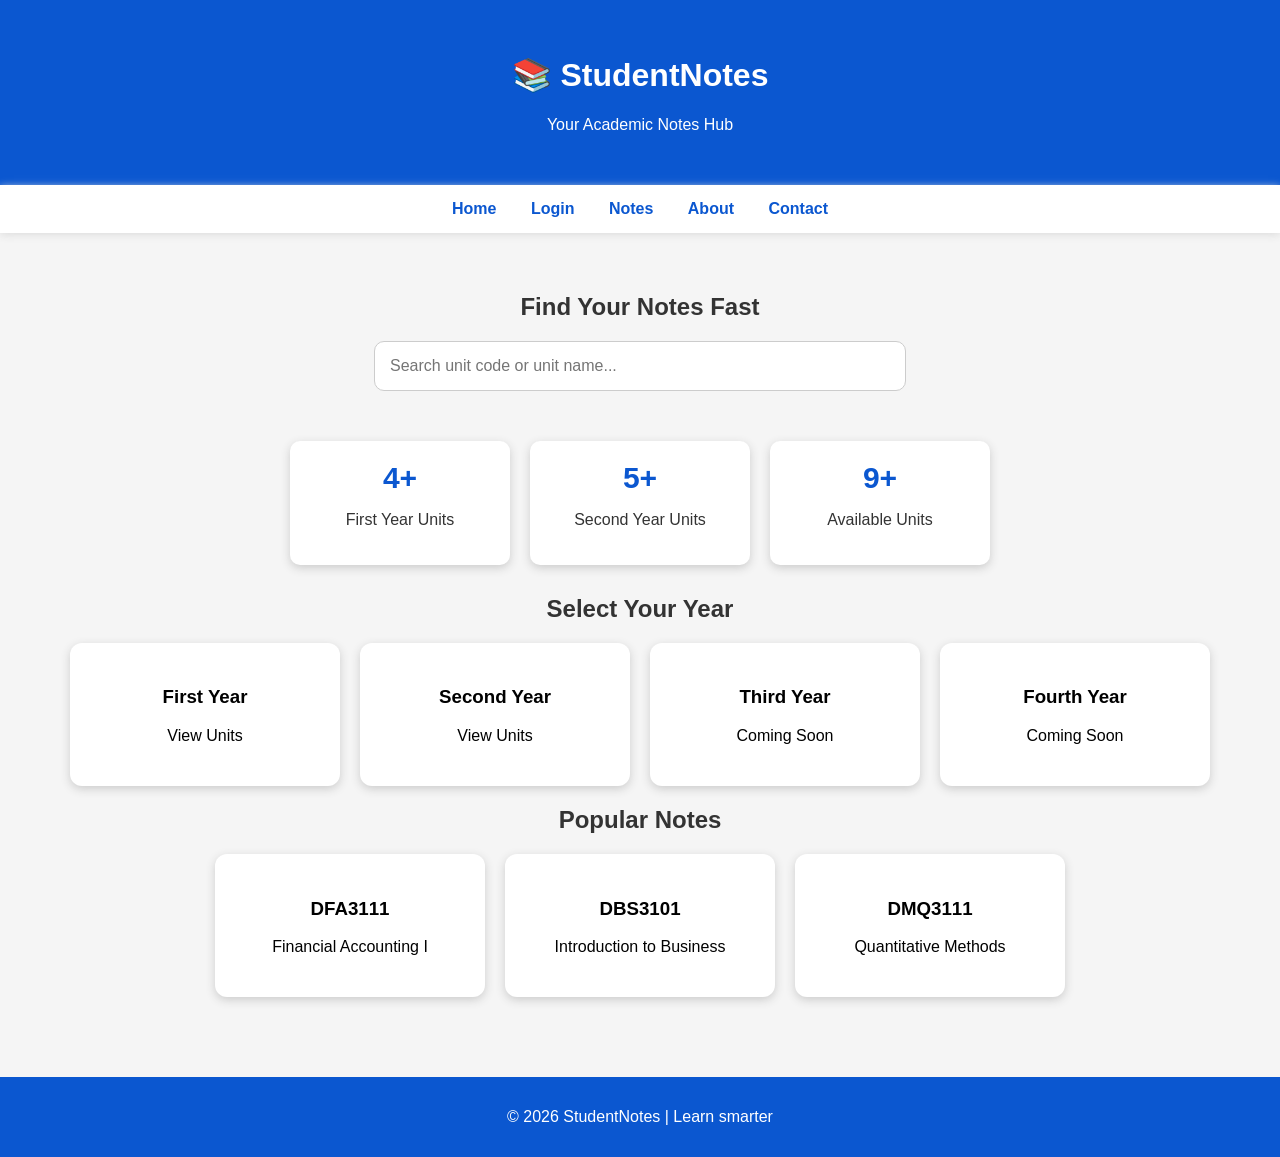
<file: index.html>
<!DOCTYPE html>
<html>

<head>
<title>StudentNotes</title>
<link rel="stylesheet" href="style.css">
</head>


<body>


<header>

<h1>📚 StudentNotes</h1>

<p>Your Academic Notes Hub</p>

</header>



<nav>

<a href="index.html">Home</a>

<a href="login.html">Login</a>

<a href="#">Notes</a>

<a href="#">About</a>

<a href="#">Contact</a>

</nav>




<section class="hero">


<h2>Find Your Notes Fast</h2>


<input
type="text"
id="searchBox"
placeholder="Search unit code or unit name..."
onkeyup="searchUnits()">



<div id="searchResults"></div>



<div class="stats">


<div class="stat-card">

<h3>4+</h3>

<p>First Year Units</p>

</div>



<div class="stat-card">

<h3>5+</h3>

<p>Second Year Units</p>

</div>



<div class="stat-card">

<h3>9+</h3>

<p>Available Units</p>

</div>


</div>




<h2>Select Your Year</h2>



<div class="cards">



<a href="firstyear.html" class="card">

<h3>First Year</h3>

<p>View Units</p>

</a>



<a href="secondyear.html" class="card">

<h3>Second Year</h3>

<p>View Units</p>

</a>



<a href="thirdyear.html" class="card">

<h3>Third Year</h3>

<p>Coming Soon</p>

</a>



<a href="fourthyear.html" class="card">

<h3>Fourth Year</h3>

<p>Coming Soon</p>

</a>



</div>





<h2>Popular Notes</h2>



<div class="cards">



<a href="unit.html?code=DFA3111" class="card">

<h3>DFA3111</h3>

<p>Financial Accounting I</p>

</a>



<a href="unit.html?code=DBS3101" class="card">

<h3>DBS3101</h3>

<p>Introduction to Business</p>

</a>



<a href="unit.html?code=DMQ3111" class="card">

<h3>DMQ3111</h3>

<p>Quantitative Methods</p>

</a>



</div>




</section>




<footer>

<p>© 2026 StudentNotes | Learn smarter</p>

</footer>



<script src="app.js"></script>


</body>

</html>
</file>
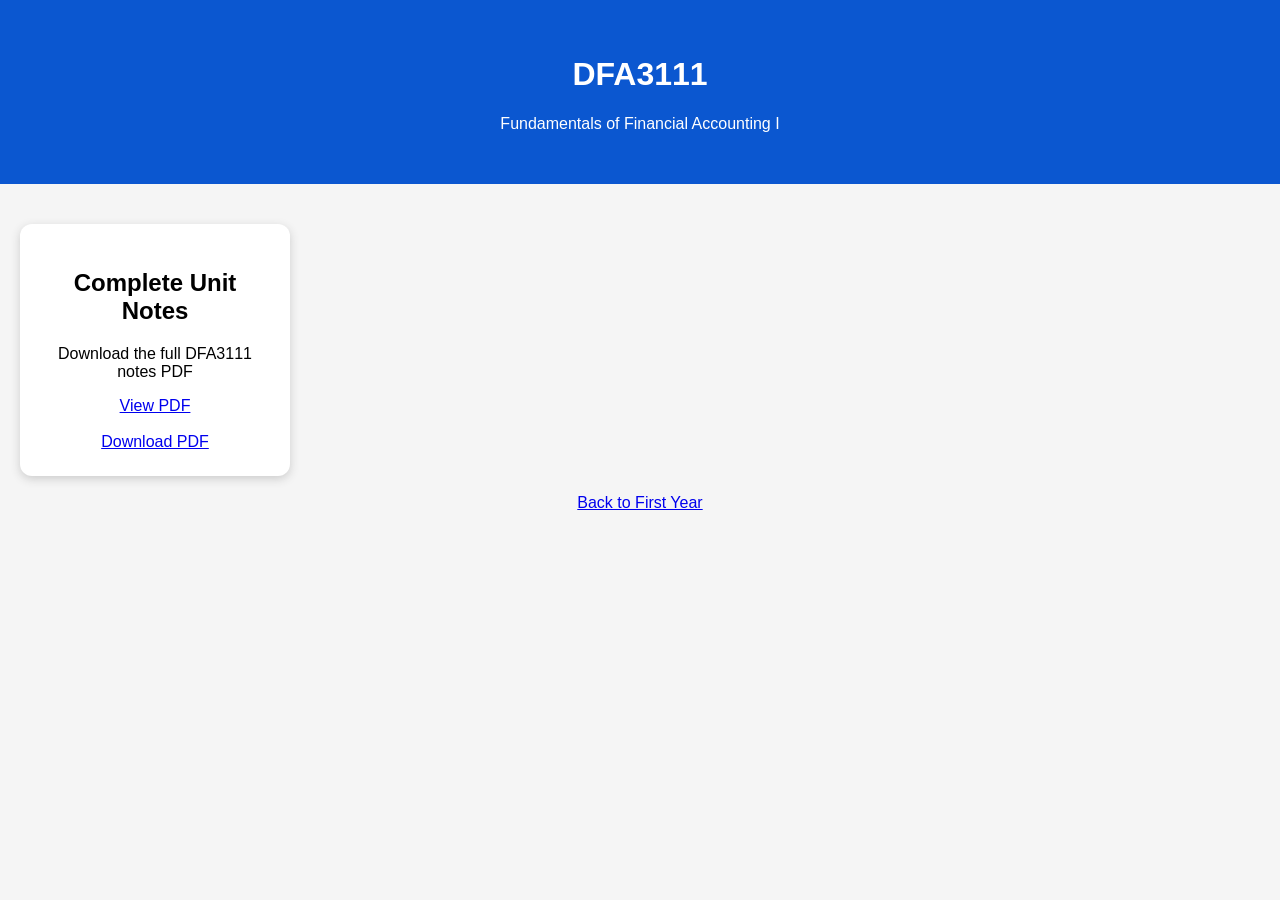
<file: DFA3111.html>
<!DOCTYPE html>
<html>
<head>
<title>DFA3111 Notes</title>
<link rel="stylesheet" href="style.css">
</head>

<body>

<header>
<h1>DFA3111</h1>
<p>Fundamentals of Financial Accounting I</p>
</header>


<section class="hero">

<div class="card">

<h2>Complete Unit Notes</h2>

<p>Download the full DFA3111 notes PDF</p>

<a href="assets/pdfs/DFA3111.pdf" target="_blank">
View PDF
</a>

<br><br>

<a href="assets/pdfs/DFA3111.pdf" download>
Download PDF
</a>

</div>

<br>

<a href="firstyear.html">Back to First Year</a>

</section>


</body>
</html>
</file>
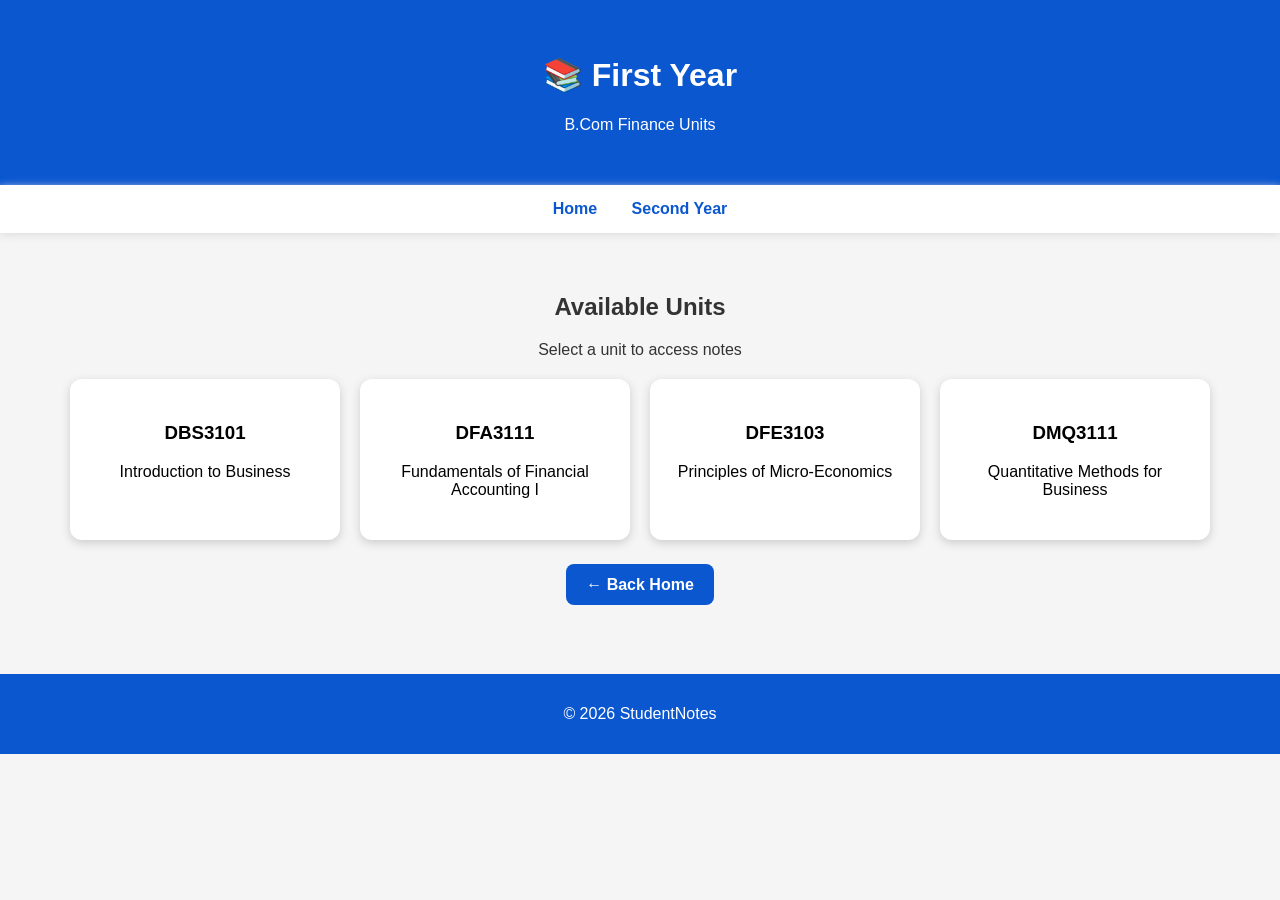
<file: firstyear.html>
<!DOCTYPE html>
<html>

<head>
<title>First Year Units - StudentNotes</title>
<link rel="stylesheet" href="style.css">
</head>


<body>


<header>

<h1>📚 First Year</h1>

<p>B.Com Finance Units</p>

</header>



<nav>

<a href="index.html">Home</a>

<a href="secondyear.html">Second Year</a>

</nav>




<section class="hero">


<h2>Available Units</h2>


<p>Select a unit to access notes</p>




<div class="cards">



<a href="unit.html?code=DBS3101" class="card">

<h3>DBS3101</h3>

<p>Introduction to Business</p>

</a>



<a href="unit.html?code=DFA3111" class="card">

<h3>DFA3111</h3>

<p>Fundamentals of Financial Accounting I</p>

</a>



<a href="unit.html?code=DFE3103" class="card">

<h3>DFE3103</h3>

<p>Principles of Micro-Economics</p>

</a>



<a href="unit.html?code=DMQ3111" class="card">

<h3>DMQ3111</h3>

<p>Quantitative Methods for Business</p>

</a>



</div>




<br><br>


<a href="index.html" class="btn">
← Back Home
</a>



</section>




<footer>

<p>© 2026 StudentNotes</p>

</footer>



</body>

</html>
</file>
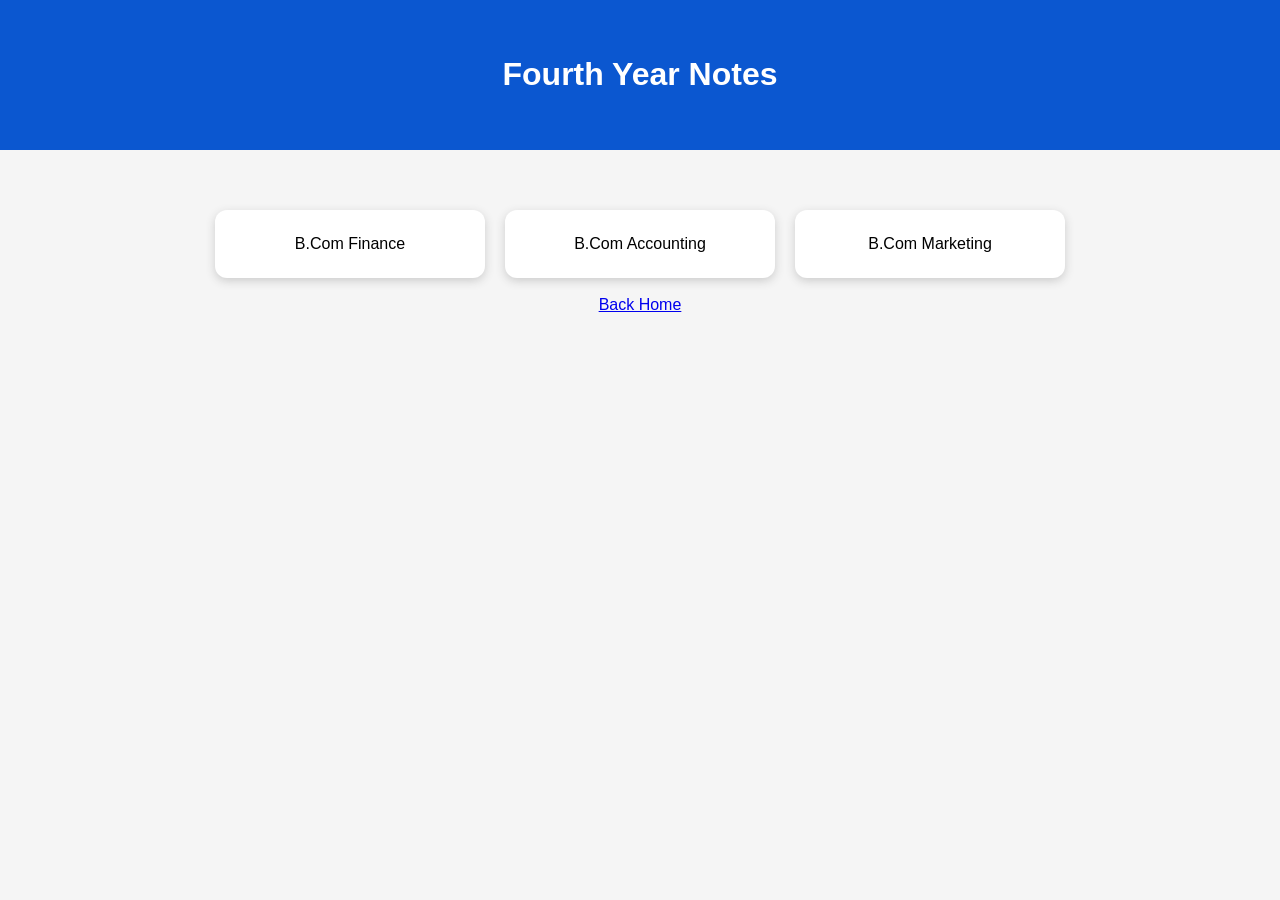
<file: fourthyear.html>
<!DOCTYPE html>
<html>
<head>
    <title>Fourth Year</title>
    <link rel="stylesheet" href="style.css">
</head>
<body>

<header>
    <h1>Fourth Year Notes</h1>
</header>

<section class="hero">
    <div class="cards">
        <div class="card">B.Com Finance</div>
        <div class="card">B.Com Accounting</div>
        <div class="card">B.Com Marketing</div>
    </div>

    <br>
    <a href="index.html">Back Home</a>
</section>

</body>
</html>
</file>
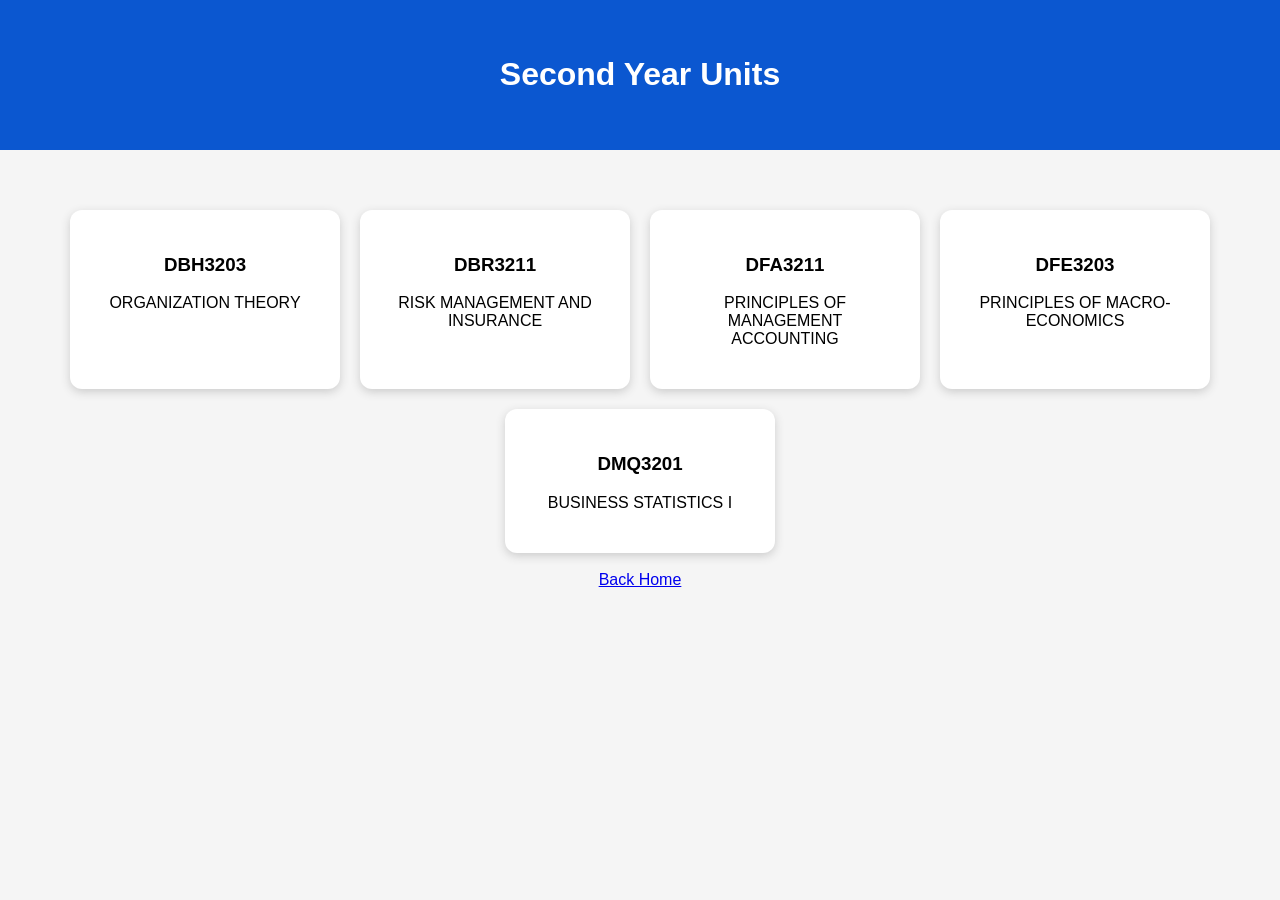
<file: secondyear.html>
<!DOCTYPE html>
<html>

<head>
<title>Second Year Units</title>
<link rel="stylesheet" href="style.css">
</head>


<body>


<header>
<h1>Second Year Units</h1>
</header>


<section class="hero">

<div class="cards">


<a href="unit.html?code=DBH3203" class="card">
<h3>DBH3203</h3>
<p>ORGANIZATION THEORY</p>
</a>


<a href="unit.html?code=DBR3211" class="card">
<h3>DBR3211</h3>
<p>RISK MANAGEMENT AND INSURANCE</p>
</a>


<a href="unit.html?code=DFA3211" class="card">
<h3>DFA3211</h3>
<p>PRINCIPLES OF MANAGEMENT ACCOUNTING</p>
</a>


<a href="unit.html?code=DFE3203" class="card">
<h3>DFE3203</h3>
<p>PRINCIPLES OF MACRO-ECONOMICS</p>
</a>


<a href="unit.html?code=DMQ3201" class="card">
<h3>DMQ3201</h3>
<p>BUSINESS STATISTICS I</p>
</a>


</div>


<br>

<a href="index.html">Back Home</a>


</section>

</body>
</html>
</file>
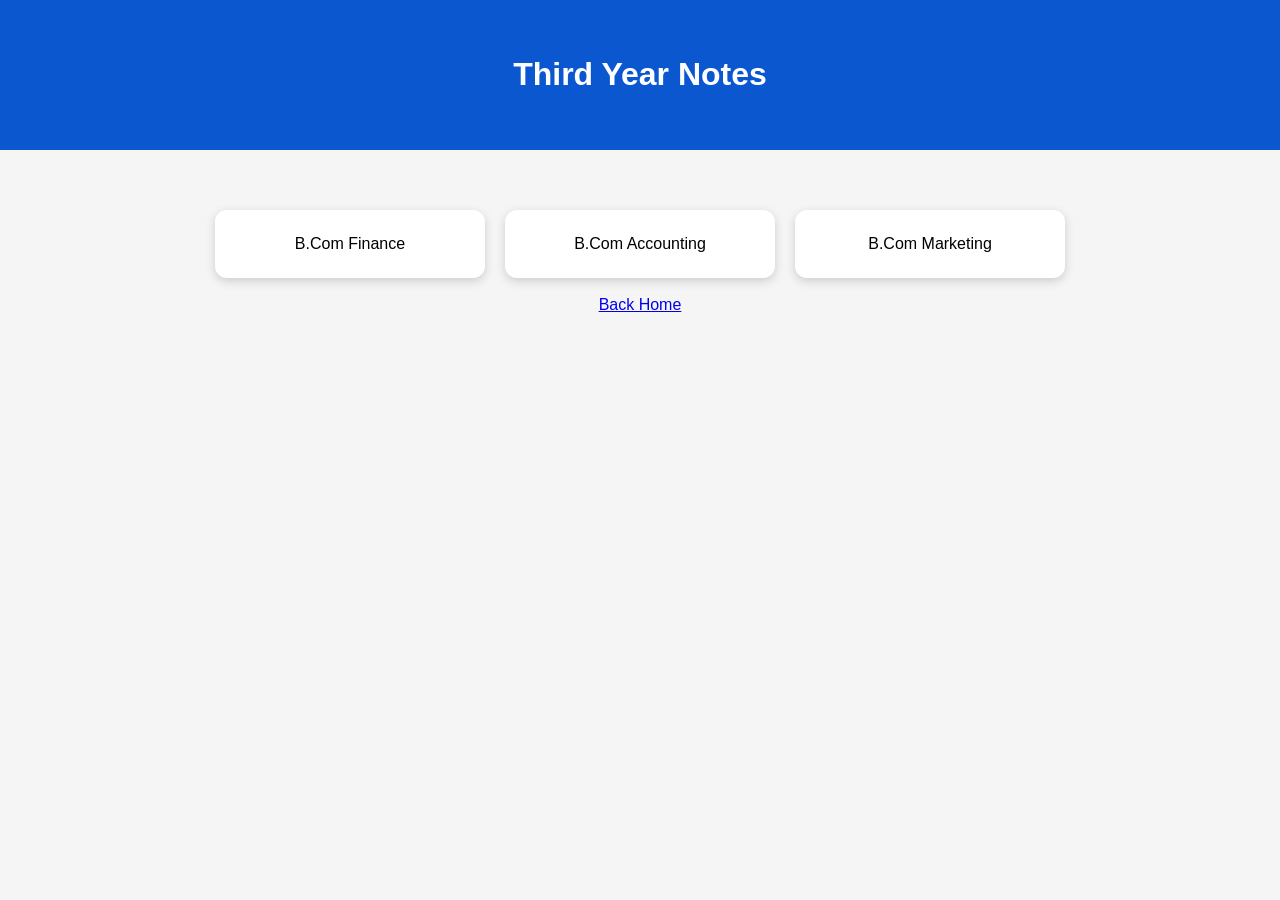
<file: thirdyear.html>
<!DOCTYPE html>
<html>
<head>
    <title>Third Year</title>
    <link rel="stylesheet" href="style.css">
</head>
<body>

<header>
    <h1>Third Year Notes</h1>
</header>

<section class="hero">
    <div class="cards">
        <div class="card">B.Com Finance</div>
        <div class="card">B.Com Accounting</div>
        <div class="card">B.Com Marketing</div>
    </div>

    <br>
    <a href="index.html">Back Home</a>
</section>

</body>
</html>
</file>
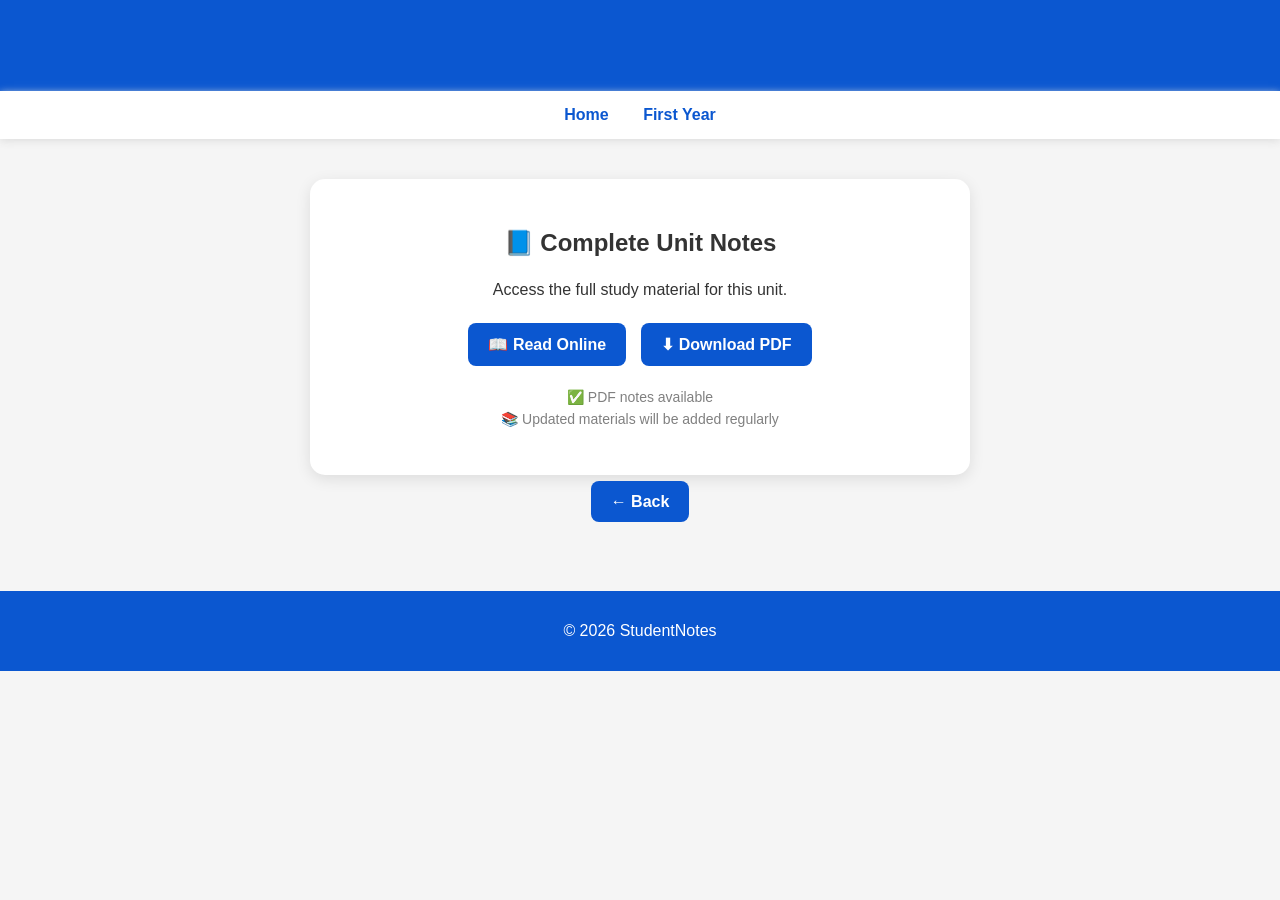
<file: unit.html>
<!DOCTYPE html>
<html>

<head>

<title>Unit Notes - StudentNotes</title>

<link rel="stylesheet" href="style.css">

</head>


<body>


<header>

<h1 id="code"></h1>

<p id="name"></p>

</header>



<nav>

<a href="index.html">Home</a>

<a href="firstyear.html">First Year</a>

</nav>




<section class="hero">


<div class="note-card">


<h2>📘 Complete Unit Notes</h2>


<p>
Access the full study material for this unit.
</p>



<div class="buttons">


<a id="view" target="_blank" class="btn">

📖 Read Online

</a>



<a id="download" download class="btn">

⬇ Download PDF

</a>


</div>



<p class="info">

✅ PDF notes available  
<br>
📚 Updated materials will be added regularly

</p>



</div>



<br>


<a href="javascript:history.back()" class="btn">

← Back

</a>



</section>




<footer>

<p>© 2026 StudentNotes</p>

</footer>




<script src="app.js"></script>


</body>

</html>
</file>
<file: style.css>
body{
font-family:Arial, sans-serif;
margin:0;
background:#f5f5f5;
color:#333;
}


/* Header */

header{
background:#0b57d0;
color:white;
text-align:center;
padding:35px;
}


/* Navigation */

nav{
background:white;
padding:15px;
text-align:center;
box-shadow:0 2px 8px #ddd;
}

nav a{
margin:0 15px;
color:#0b57d0;
font-weight:bold;
text-decoration:none;
}



/* Main section */

.hero{
padding:40px 20px;
text-align:center;
}



/* Search */

#searchBox{
width:80%;
max-width:500px;
padding:15px;
border:1px solid #ccc;
border-radius:10px;
font-size:16px;
}



/* Cards */

.cards{
display:flex;
justify-content:center;
gap:20px;
flex-wrap:wrap;
margin-top:20px;
}


.card{
background:white;
padding:25px;
width:220px;
border-radius:12px;
box-shadow:0 3px 10px #ccc;
text-decoration:none;
color:black;
transition:0.3s;
}


.card:hover{
transform:translateY(-5px);
box-shadow:0 6px 15px #bbb;
}



/* Search results */

#searchResults{
display:flex;
justify-content:center;
gap:15px;
flex-wrap:wrap;
margin-top:20px;
}



/* Statistics */

.stats{
display:flex;
justify-content:center;
gap:20px;
flex-wrap:wrap;
margin:30px 0;
}


.stat-card{
background:white;
padding:20px;
width:180px;
border-radius:10px;
box-shadow:0 3px 10px #ccc;
}


.stat-card h3{
margin:0;
font-size:30px;
color:#0b57d0;
}



/* Unit notes page */

.note-card{
background:white;
max-width:600px;
margin:auto;
padding:30px;
border-radius:15px;
box-shadow:0 4px 15px rgba(0,0,0,0.1);
}


.note-card p{
line-height:1.6;
}



.buttons{
margin-top:20px;
display:flex;
justify-content:center;
gap:15px;
flex-wrap:wrap;
}



.btn{
background:#0b57d0;
color:white;
padding:12px 20px;
border-radius:8px;
text-decoration:none;
font-weight:bold;
}


.btn:hover{
opacity:0.9;
}



.info{
margin-top:20px;
font-size:14px;
color:gray;
}



.back-btn{
text-decoration:none;
font-weight:bold;
}



/* Footer */

footer{
background:#0b57d0;
color:white;
text-align:center;
padding:15px;
margin-top:40px;
}
.input-box{
width:80%;
max-width:400px;
padding:15px;
border:1px solid #ccc;
border-radius:10px;
font-size:16px;
}
</file>
